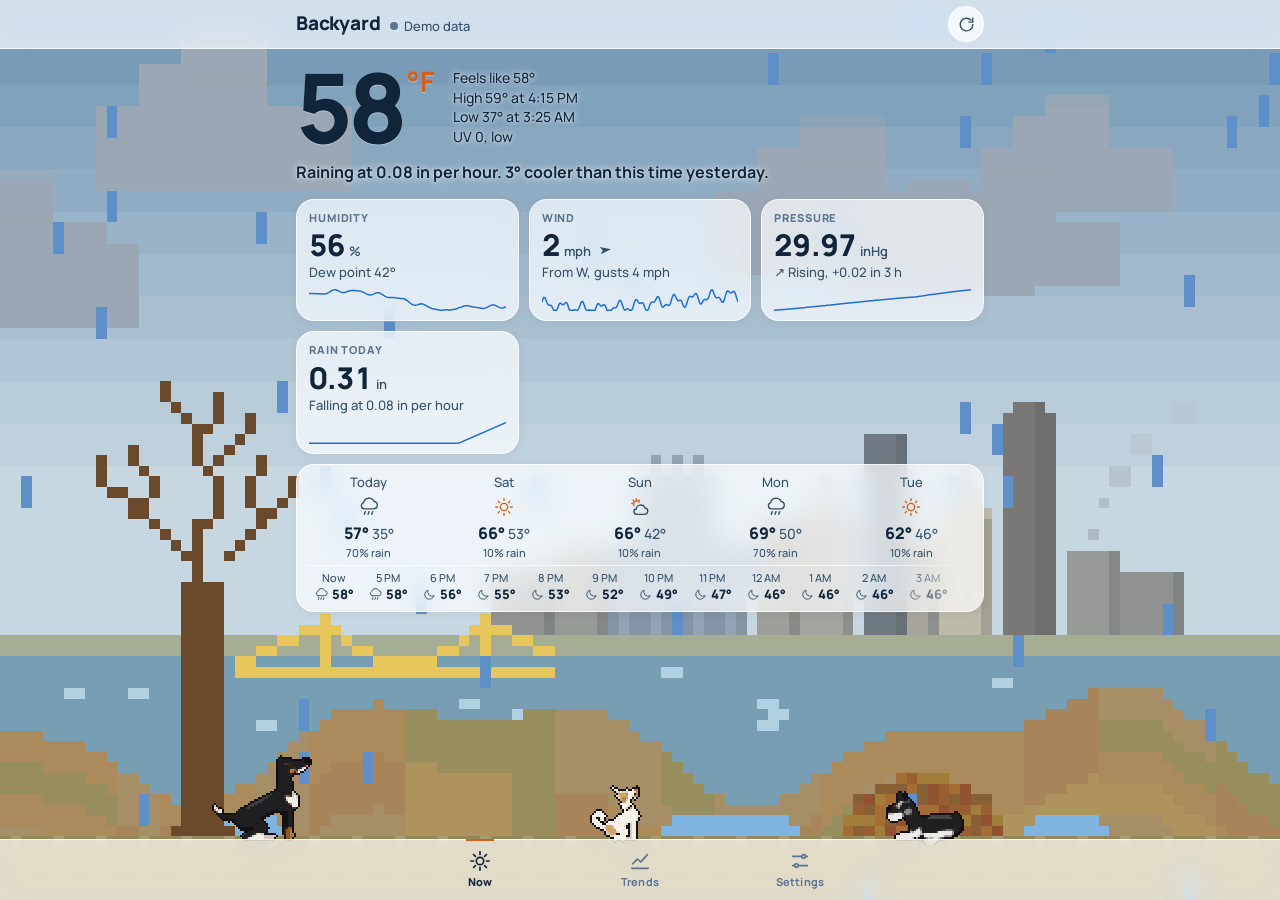
<file: index.html>
<!doctype html>
<html lang="en">
<head>
<meta charset="utf-8">
<meta name="viewport" content="width=device-width, initial-scale=1, viewport-fit=cover">
<title>Backyard Weather</title>
<meta name="description" content="A cleaner dashboard for a home weather station.">
<meta name="theme-color" content="#9ed3f0" media="(prefers-color-scheme: light)">
<meta name="theme-color" content="#101a33" media="(prefers-color-scheme: dark)">
<meta name="mobile-web-app-capable" content="yes">
<meta name="apple-mobile-web-app-capable" content="yes">
<meta name="apple-mobile-web-app-title" content="Backyard">
<meta name="apple-mobile-web-app-status-bar-style" content="default">
<script>
  // A Home Screen app on iPhone has its own storage, apart from Safari's, and opens the manifest's
  // start_url. Opened from a share link (?station=…&key=…), leave the manifest out so iOS saves this
  // exact address instead, and the installed app connects on first launch.
  if (!/[?&]key=/.test(location.search)) document.write('<link rel="manifest" href="manifest.webmanifest">');
</script>
<link rel="apple-touch-icon" href="icons/apple-touch-icon.png?v=2">
<link rel="icon" href="icons/icon-192.png?v=2">
<link rel="preload" href="fonts/manrope.woff2" as="font" type="font/woff2" crossorigin>
<link rel="stylesheet" href="styles.css">
<script>
  // Pick day or night before first paint so the page never flashes. Mirrors updateWorld() in app.js:
  // Night runs from 40 minutes after sunset to 40 minutes before sunrise at the last known station position.
  try {
    const s = JSON.parse(localStorage.getItem('backyard.settings.v1')) || {}, now = new Date();
    let night;
    if (s.loc) {
      const base = Date.UTC(now.getFullYear(), now.getMonth(), now.getDate());
      const g = 2 * Math.PI / 365 * (Math.round((base - Date.UTC(now.getFullYear(), 0, 0)) / 864e5) - 1);
      const dec = 0.006918 - 0.399912 * Math.cos(g) + 0.070257 * Math.sin(g) - 0.006758 * Math.cos(2 * g) + 0.000907 * Math.sin(2 * g) - 0.002697 * Math.cos(3 * g) + 0.00148 * Math.sin(3 * g);
      const eqt = 229.18 * (0.000075 + 0.001868 * Math.cos(g) - 0.032077 * Math.sin(g) - 0.014615 * Math.cos(2 * g) - 0.040849 * Math.sin(2 * g));
      const r = s.loc.lat * Math.PI / 180, c = Math.cos(1.5853) / (Math.cos(r) * Math.cos(dec)) - Math.tan(r) * Math.tan(dec);
      const ha = Math.acos(Math.max(-1, Math.min(1, c))) * 720 / Math.PI, noon = 720 - 4 * s.loc.lon - eqt;
      const m = (now - base) / 6e4;
      night = m < noon - ha - 40 || m > noon + ha + 40;
    } else night = now.getHours() < 6 || now.getHours() >= 20;
    document.documentElement.dataset.theme = night ? 'dark' : 'light';
  } catch {}
</script>
</head>
<body>
<canvas id="sky" aria-hidden="true"></canvas>
<div id="pack" aria-hidden="true"></div>
<header class="top">
  <div class="top-text">
    <h1 id="stationName">Backyard</h1>
    <p class="status" id="status"><span class="dot" aria-hidden="true"></span><span id="statusText">Loading</span></p>
  </div>
  <button class="icon-btn" id="refresh" type="button" aria-label="Refresh">
    <svg viewBox="0 0 24 24" aria-hidden="true"><path d="M20 12a8 8 0 1 1-2.3-5.6M20 4v5h-5"/></svg>
  </button>
</header>

<main>
  <section id="view-now" class="view" aria-label="Current conditions"></section>
  <section id="view-trends" class="view" aria-label="Trends" hidden></section>
  <section id="view-settings" class="view" aria-label="Settings" hidden></section>
</main>

<nav class="tabs" aria-label="Sections">
  <button type="button" data-view="now" aria-current="page">
    <svg viewBox="0 0 24 24" aria-hidden="true"><circle cx="12" cy="12" r="4"/><path d="M12 2v3M12 19v3M2 12h3M19 12h3M4.9 4.9l2.1 2.1M17 17l2.1 2.1M4.9 19.1 7 17M17 7l2.1-2.1"/></svg>
    <span>Now</span>
  </button>
  <button type="button" data-view="trends">
    <svg viewBox="0 0 24 24" aria-hidden="true"><path d="M3 20h18M4 15l5-5 4 3 7-8"/></svg>
    <span>Trends</span>
  </button>
  <button type="button" data-view="settings">
    <svg viewBox="0 0 24 24" aria-hidden="true"><path d="M4 7h10M18 7h2M4 17h2M10 17h10"/><circle cx="16" cy="7" r="2"/><circle cx="8" cy="17" r="2"/></svg>
    <span>Settings</span>
  </button>
</nav>

<div id="upright">
  <svg viewBox="0 0 24 24" aria-hidden="true"><rect x="7" y="2" width="10" height="20" rx="2"/><path d="M11 18h2"/></svg>
  <p>Turn your phone upright</p>
</div>

<script type="module" src="js/app.js"></script>
</body>
</html>
</file>
<file: styles.css>
@font-face {
  font-family: "Manrope";
  src: url("fonts/manrope.woff2") format("woff2");
  font-weight: 400 800;
  font-display: swap;
}

/* Pixel sky: frosted cards over a pixel-art sky that follows the weather and the time of day.
   Night (dark) applies with data-theme="dark"; app.js sets it from sunrise and sunset at the station.
   Before the script runs, the system setting stands in. */
:root {
  color-scheme: light;
  --page: #9ed3f0;
  --surface: rgba(255, 255, 255, 0.7);
  --solid: #f3f8fb;
  --ink: #10243a;
  --ink2: #34506b;
  --muted: #5a7490;
  --grid: rgba(16, 36, 58, 0.1);
  --axis: rgba(16, 36, 58, 0.28);
  --border: rgba(255, 255, 255, 0.75);
  --accent: #d2601c;
  --s1: #1f6fd1;
  --s2: #e0661f;
  --s3: #138a63;
  --good: #23914a;
  --warn: #d08a10;
  --crit: #cf3434;
  --halo: rgba(255, 255, 255, 0.35);
  --glow: rgba(255, 255, 255, 0.6);
  --shadow: 0 8px 24px rgba(16, 36, 58, 0.18);
  --glass: blur(14px) saturate(1.4);
  --sans: "Manrope", system-ui, -apple-system, "Segoe UI", sans-serif;
  --r: 18px;
  --ease: cubic-bezier(.2, .7, .2, 1);
}
@media (prefers-color-scheme: dark) {
  :root:not([data-theme="light"]) {
    color-scheme: dark;
    --page: #101a33;
    --surface: rgba(18, 28, 56, 0.62);
    --solid: #17223f;
    --ink: #eef3ff;
    --ink2: #b9c6e0;
    --muted: #8a9bbd;
    --grid: rgba(255, 255, 255, 0.09);
    --axis: rgba(255, 255, 255, 0.24);
    --border: rgba(255, 255, 255, 0.13);
    --accent: #ffb347;
    --s1: #7fb4ff;
    --s2: #ffb347;
    --s3: #5fd3a5;
    --good: #5fd38a;
    --warn: #ffc95c;
    --crit: #ff7b7b;
    --halo: rgba(0, 0, 0, 0.35);
    --glow: rgba(0, 0, 0, 0.6);
    --shadow: 0 8px 24px rgba(0, 0, 0, 0.45);
  }
}
:root[data-theme="dark"] {
  color-scheme: dark;
  --page: #101a33;
  --surface: rgba(18, 28, 56, 0.62);
  --solid: #17223f;
  --ink: #eef3ff;
  --ink2: #b9c6e0;
  --muted: #8a9bbd;
  --grid: rgba(255, 255, 255, 0.09);
  --axis: rgba(255, 255, 255, 0.24);
  --border: rgba(255, 255, 255, 0.13);
  --accent: #ffb347;
  --s1: #7fb4ff;
  --s2: #ffb347;
  --s3: #5fd3a5;
  --good: #5fd38a;
  --warn: #ffc95c;
  --crit: #ff7b7b;
  --halo: rgba(0, 0, 0, 0.35);
  --glow: rgba(0, 0, 0, 0.6);
  --shadow: 0 8px 24px rgba(0, 0, 0, 0.45);
}

* { box-sizing: border-box; }
html { -webkit-text-size-adjust: 100%; overscroll-behavior: none; }
body { overscroll-behavior: none; }
body {
  margin: 0;
  min-height: 100dvh;
  background: var(--page);
  color: var(--ink);
  font: 500 16px/1.45 var(--sans);
  -webkit-font-smoothing: antialiased;
  -webkit-tap-highlight-color: transparent;
}
[hidden] { display: none !important; }
button, input, select { font: inherit; color: inherit; }
h1, h2, h3, p { margin: 0; }

/* ---------- header ---------- */
.top {
  position: sticky;
  top: 0;
  z-index: 5;
  display: flex;
  align-items: center;
  justify-content: space-between;
  gap: 12px;
  padding: calc(env(safe-area-inset-top) + 6px) max(16px, calc(50vw - 344px)) 6px;
  background: var(--surface);
  -webkit-backdrop-filter: var(--glass);
  backdrop-filter: var(--glass);
  border-bottom: 1px solid var(--border);
}
/* One line: the station's name with its status beside it. */
.top-text { min-width: 0; display: flex; align-items: baseline; gap: 10px; }
.top-text .status { margin-top: 0; min-width: 0; white-space: nowrap; overflow: hidden; }
.top .icon-btn { width: 36px; height: 36px; }
.top .icon-btn svg { width: 19px; height: 19px; }
h1 { flex: none; max-width: 55%; font-size: 19px; font-weight: 800; letter-spacing: -0.01em; overflow: hidden; text-overflow: ellipsis; white-space: nowrap; }
.status { margin-top: 2px; font-size: 13px; color: var(--ink2); display: flex; align-items: center; gap: 6px; }
.dot { flex: none; width: 8px; height: 8px; border-radius: 50%; background: var(--muted); }
.status[data-state="live"] .dot { background: var(--good); }
.status[data-state="stale"] .dot { background: var(--warn); }
.status[data-state="error"] .dot { background: var(--crit); }
.icon-btn {
  flex: none;
  width: 44px;
  height: 44px;
  border: 1px solid var(--border);
  border-radius: 50%;
  background: var(--solid);
  display: grid;
  place-items: center;
  cursor: pointer;
  color: var(--ink2);
  transition: transform .12s var(--ease), color .15s, border-color .15s;
}
.icon-btn:hover { color: var(--accent); border-color: var(--axis); }
.icon-btn:active { transform: scale(0.94); }
.icon-btn svg, .tabs svg { width: 22px; height: 22px; fill: none; stroke: currentColor; stroke-width: 1.8; stroke-linecap: round; stroke-linejoin: round; }
.icon-btn.spin svg { animation: spin 0.9s linear infinite; }
@keyframes spin { to { transform: rotate(360deg); } }
@media (prefers-reduced-motion: reduce) { .icon-btn.spin svg { animation: none; } }

main { max-width: 720px; margin: 0 auto; padding: 4px 16px calc(env(safe-area-inset-bottom) + 150px); }
h2 { font-size: 12px; font-weight: 800; letter-spacing: 0.09em; text-transform: uppercase; color: var(--ink2); margin: 28px 0 10px; display: flex; align-items: center; gap: 10px; }
h2::after { content: ""; flex: 1; height: 1px; background: var(--border); }
.empty { color: var(--ink2); padding: 28px 0; text-align: center; }

.card, .tile { background: var(--surface); -webkit-backdrop-filter: var(--glass); backdrop-filter: var(--glass); border: 1px solid var(--border); border-radius: var(--r); box-shadow: 0 2px 10px rgba(16, 36, 58, 0.06); }

/* ---------- now ---------- */
.offline { margin: 32px auto 0; max-width: 420px; padding: 24px 22px 22px; text-align: center; }
.offline-icon { width: 36px; height: 36px; fill: none; stroke: var(--ink2); stroke-width: 1.8; stroke-linecap: round; stroke-linejoin: round; }
.offline h2 { display: block; margin: 10px 0 6px; font-size: 19px; font-weight: 800; letter-spacing: -0.01em; text-transform: none; color: var(--ink); }
.offline h2::after { content: none; }
.offline p { font-size: 15px; line-height: 1.5; color: var(--ink2); margin: 0 0 16px; }
/* The big temperature on the left, the day's details stacked beside it, the comparison underneath. */
.hero { padding: 10px 0 14px; display: grid; grid-template-columns: auto 1fr; align-items: center; column-gap: 18px; }
.hero-temp { font-size: 96px; font-weight: 800; line-height: 0.92; letter-spacing: -0.05em; font-variant-numeric: lining-nums; display: flex; align-items: flex-start; }
.hero-temp .deg { font-size: 28px; font-weight: 700; letter-spacing: 0; color: var(--accent); margin: 6px 0 0 4px; }
.hero-meta { font-size: 14px; line-height: 1.4; font-weight: 500; color: var(--ink); display: flex; flex-direction: column; }
.insight { grid-column: 1 / -1; margin-top: 10px; font-size: 16px; font-weight: 700; color: var(--ink); }

.tiles { display: grid; grid-template-columns: repeat(2, minmax(0, 1fr)); gap: 10px; }
.tile { padding: 10px 12px 8px; min-width: 0; }
.tile .label { font-size: 11px; font-weight: 800; letter-spacing: 0.08em; text-transform: uppercase; color: var(--muted); }
.tile .value { font-size: 30px; font-weight: 800; letter-spacing: -0.03em; line-height: 1.2; margin-top: 2px; font-variant-numeric: lining-nums tabular-nums; display: flex; align-items: baseline; }
.tile .unit { font-size: 13px; font-weight: 600; letter-spacing: 0; color: var(--ink2); margin-left: 4px; }
.tile .sub { font-size: 13px; color: var(--ink2); min-height: 18px; }
.spark { display: block; width: 100%; height: 24px; margin-top: 6px; }
.compass { width: 16px; height: 16px; margin-left: 6px; vertical-align: -2px; fill: var(--ink2); }
@media (max-width: 599px) { .tile:last-child:nth-child(odd) { grid-column: 1 / -1; } }
@media (min-width: 600px) { .tiles { grid-template-columns: repeat(3, minmax(0, 1fr)); } }

.forecast { display: grid; grid-template-columns: repeat(5, minmax(0, 1fr)); margin-top: 10px; padding: 8px 4px; text-align: center; }
.fday .dow { font-size: 13px; color: var(--ink2); }
.fday .ficon { display: grid; place-items: center; height: 30px; color: var(--ink2); }
.fday .ficon svg { width: 22px; height: 22px; fill: none; stroke: currentColor; stroke-width: 1.5; stroke-linecap: round; stroke-linejoin: round; }
.fday .ficon .sun { stroke: var(--accent); }
.fday .fhl { white-space: nowrap; }
.fday .fhi { font-size: 16px; font-weight: 800; }
.fday .flo { font-size: 14px; color: var(--ink2); }
.fday .fpop { font-size: 11px; color: var(--ink2); }
/* Hourly forecast: one row under the days, swiped sideways. */
.fhours { grid-column: 1 / -1; display: flex; margin: 4px 6px 0; padding-top: 5px; border-top: 1px solid var(--border);
  overflow-x: auto; overscroll-behavior-x: contain; scroll-snap-type: x proximity; scrollbar-width: none;
  touch-action: pan-x pan-y; user-select: none; -webkit-user-select: none; cursor: grab; }
.fhours::-webkit-scrollbar { display: none; }
.fhours.more { -webkit-mask-image: linear-gradient(90deg, #000 88%, transparent); mask-image: linear-gradient(90deg, #000 88%, transparent); }
.fhour { flex: 0 0 54px; display: grid; justify-items: center; scroll-snap-align: start; }
.fhour .fht { font-size: 11px; line-height: 14px; color: var(--ink2); white-space: nowrap; }
.fhour .fhv { display: flex; align-items: center; gap: 3px; height: 18px; }
.fhour .ficon { display: flex; color: var(--ink2); }
.fhour .ficon svg { width: 15px; height: 15px; fill: none; stroke: currentColor; stroke-width: 1.5; stroke-linecap: round; stroke-linejoin: round; }
.fhour .ficon .sun { stroke: var(--accent); }
.fhour .fhtemp { font-size: 13px; font-weight: 800; white-space: nowrap; }
/* Now fits on one screen: only enough room below for the tab bar, so the lawn and dogs show without scrolling. */
body:has(#view-now:not([hidden])) main { padding-bottom: calc(env(safe-area-inset-bottom) + 70px); }

/* ---------- trends ---------- */
.seg { display: flex; background: var(--surface); -webkit-backdrop-filter: var(--glass); backdrop-filter: var(--glass); border: 1px solid var(--border); border-radius: var(--r); padding: 3px; margin: 8px 0 14px; }
.seg button { flex: 1; min-height: 38px; border: 0; border-radius: calc(var(--r) - 4px); background: none; font-size: 14px; font-weight: 600; color: var(--ink2); cursor: pointer; transition: color .15s, background-color .15s; }
.seg button:hover { color: var(--ink); }
.seg button[aria-pressed="true"] { background: var(--solid); color: var(--ink); font-weight: 800; box-shadow: 0 1px 4px rgba(16, 36, 58, 0.12); }

.note { font-size: 14px; color: var(--ink2); margin: 0 2px 14px; }
.chart-card { padding: 12px 12px 8px; margin-bottom: 10px; }
.chart-card header { display: flex; align-items: baseline; justify-content: space-between; gap: 12px; margin: 0 2px 6px; }
.chart-card h3 { font-size: 17px; font-weight: 800; }
.chart-card h3 .unit { font-size: 13px; font-weight: 400; color: var(--ink2); margin-left: 6px; }
.chart-card .summary { font-size: 13px; color: var(--ink2); white-space: nowrap; }
.chart { position: relative; }
.chart svg { display: block; width: 100%; height: auto; touch-action: pan-y; user-select: none; -webkit-user-select: none; }
.chart .empty { padding: 20px 0; font-size: 14px; }
.tick { font-size: 11px; fill: var(--muted); font-variant-numeric: tabular-nums; }
.legend { display: flex; gap: 16px; font-size: 12px; color: var(--ink2); margin: 0 2px 6px; }
.key { display: inline-block; width: 14px; height: 3px; border-radius: 2px; vertical-align: middle; margin-right: 6px; }
.tip {
  position: absolute;
  pointer-events: none;
  background: var(--solid);
  border: 1px solid var(--border);
  border-radius: 10px;
  padding: 6px 9px;
  font-size: 12px;
  white-space: nowrap;
  box-shadow: var(--shadow);
}
.tip .when { color: var(--ink2); margin-bottom: 2px; }
.tip .row { display: flex; align-items: center; }
.tip b { margin-left: auto; padding-left: 12px; font-weight: 600; font-variant-numeric: tabular-nums; }

.table-wrap { overflow-x: auto; padding: 4px 12px 10px; }
table { width: 100%; border-collapse: collapse; font-size: 13px; font-variant-numeric: tabular-nums; }
th { font-weight: 500; color: var(--ink2); }
th, td { text-align: right; padding: 9px 6px; border-bottom: 1px solid var(--grid); white-space: nowrap; }
th:first-child, td:first-child { text-align: left; padding-left: 2px; }
tbody tr:last-child td { border-bottom: 0; }
.table-note { font-size: 12px; color: var(--ink2); margin-top: 6px; }

/* ---------- settings ---------- */
.form { padding: 14px; }
.form .help { font-size: 14px; color: var(--ink2); }
.version { margin: 20px 0 4px; }
.version summary { list-style: none; width: max-content; margin: 0 auto; padding: 6px 12px; font-size: 13px; color: var(--ink2); cursor: pointer; text-decoration: underline dotted; text-underline-offset: 3px; }
.version summary::-webkit-details-marker { display: none; }
.changelog { list-style: none; margin: 8px 0 0; padding: 4px 16px; }
.changelog li { padding: 10px 0; border-top: 1px solid var(--border); }
.changelog li:first-child { border-top: 0; }
.changelog b { font-weight: 800; }
.changelog span { margin-left: 6px; font-size: 13px; color: var(--ink2); }
.changelog p { margin: 2px 0 0; font-size: 14px; }
.form label { display: block; font-size: 13px; color: var(--ink2); margin: 14px 0 4px; }
.form input, .form select {
  width: 100%;
  min-height: 44px;
  padding: 8px 12px;
  border: 1px solid var(--axis);
  border-radius: 12px;
  background: var(--solid);
  transition: border-color .15s;
}
.form input:hover, .form select:hover { border-color: var(--muted); }
.form .row { display: flex; flex-wrap: wrap; gap: 10px; margin-top: 16px; }
.form .msg { font-size: 14px; color: var(--ink2); margin-top: 12px; min-height: 20px; }
.units { display: grid; grid-template-columns: 1fr 140px; gap: 10px 12px; align-items: center; }
.units label { margin: 0; font-size: 15px; color: var(--ink); }
.btn {
  min-height: 44px;
  padding: 0 18px;
  border: 1px solid var(--ink);
  border-radius: 999px;
  background: var(--ink);
  color: var(--solid);
  font-weight: 800;
  cursor: pointer;
  transition: transform .12s var(--ease), background-color .15s, border-color .15s;
}
.btn:hover { background: var(--accent); border-color: var(--accent); color: #fff; }
.btn:active { transform: scale(0.97); }
.btn.ghost:hover { background: var(--grid); border-color: var(--muted); }
.btn.ghost { background: var(--surface); color: var(--ink); border-color: var(--axis); }
.btn.small { min-height: 36px; padding: 0 14px; font-size: 14px; }
:focus-visible { outline: 2px solid var(--accent); outline-offset: 2px; }

/* ---------- tab bar ---------- */
.tabs {
  position: fixed;
  left: 0;
  right: 0;
  bottom: 0;
  z-index: 6;
  display: flex;
  justify-content: center;
  padding: 6px 12px calc(env(safe-area-inset-bottom) + 6px);
  background: var(--surface);
  -webkit-backdrop-filter: var(--glass);
  backdrop-filter: var(--glass);
  border-top: 1px solid var(--border);
}
.tabs button {
  flex: 1;
  max-width: 160px;
  min-height: 48px;
  border: 0;
  background: none;
  display: flex;
  flex-direction: column;
  align-items: center;
  justify-content: center;
  gap: 2px;
  position: relative;
  font-size: 11px;
  font-weight: 700;
  letter-spacing: 0.02em;
  color: var(--muted);
  cursor: pointer;
  transition: color .15s;
}
.tabs button:hover { color: var(--ink2); }
.tabs button:active svg { transform: scale(0.92); }
.tabs svg { transition: transform .12s var(--ease); }
.tabs button::before { content: ""; position: absolute; top: -7px; left: 50%; width: 0; height: 2px; background: var(--accent); transition: width .2s var(--ease), left .2s var(--ease); }
.tabs button[aria-current="page"] { color: var(--ink); font-weight: 800; }
.tabs button[aria-current="page"]::before { left: calc(50% - 14px); width: 28px; }
@media (prefers-reduced-motion: reduce) { *, *::before { transition: none !important; } }

/* ---------- rearranging ---------- */
.tile, .chart-card header { -webkit-user-select: none; user-select: none; -webkit-touch-callout: none; }
@media (hover: hover) {
  .tile, .chart-card header { cursor: grab; }
}
.dragging {
  position: relative;
  z-index: 20;
  cursor: grabbing;
  box-shadow: var(--shadow);
  border-color: var(--accent);
}
.sorting, .sorting * { cursor: grabbing !important; }
.sorting .tile:not(.dragging), .sorting .chart-card:not(.dragging) { opacity: 0.85; }

/* ---------- pixel sky ---------- */
#sky { position: fixed; inset: 0; width: 100%; height: 100%; z-index: 0; image-rendering: pixelated; pointer-events: none; }
main { position: relative; z-index: 1; }
.hero-temp, h2 { text-shadow: 0 1px 0 var(--halo); }
/* A soft glow in the sky's own tone keeps the hero readable over clouds. */
.hero-meta, .insight { text-shadow: 0 0 2px var(--glow), 0 0 6px var(--glow), 0 0 12px var(--halo); }

/* ---------- the dogs ---------- */
#pack { position: fixed; inset: 0; z-index: 4; pointer-events: none; overflow: hidden; }
#pack .dog { position: absolute; left: 0; top: 0; image-rendering: pixelated; will-change: transform; }
#pack .bubble {
  position: absolute;
  left: 0;
  top: 0;
  padding: 3px 8px;
  border-radius: 10px;
  background: var(--solid);
  border: 1px solid var(--border);
  box-shadow: var(--shadow);
  color: var(--ink);
  font-size: 11px;
  font-weight: 800;
  letter-spacing: 0.04em;
  white-space: nowrap;
}
#pack .bubble.angry { color: #d42a2a; animation: bubble-shake 0.16s steps(2) infinite; }
#pack .bubble.happy { color: #d6336c; }
#pack .bubble.growl { font-style: italic; letter-spacing: 0.08em; }
@keyframes bubble-shake { from { rotate: -3deg; } to { rotate: 3deg; } }
/* Accents around a dog's head: anger veins pulse, hearts float up, growl lines tremble. */
#pack .fx { position: absolute; left: 0; top: 0; color: var(--ink); }
#pack .fx i { position: absolute; display: block; }
#pack .fx.anger i { animation: fx-pulse 0.45s steps(2) infinite; }
#pack .fx.joy i { opacity: 0; animation: fx-rise 1.2s steps(6) infinite; }
#pack .fx.growl i { opacity: 0.8; animation: fx-tremble 0.12s steps(2) infinite; }
@keyframes fx-pulse { from { scale: 0.6; } to { scale: 1.15; } }
@keyframes fx-rise { 0% { opacity: 1; translate: 0 0; } 100% { opacity: 0; translate: 0 -22px; } }
@keyframes fx-tremble { from { translate: -1px 0; } to { translate: 1px 0; } }
#pack .ball { position: absolute; left: 0; top: 0; will-change: transform; }
/* A dog picked up: its shadow on the surface below, that surface's top edge aglow, and the dust where it lands. */
#pack .dshadow { position: absolute; left: 0; top: 0; height: 10px; border-radius: 50%; background: rgba(10, 14, 20, 0.9); filter: blur(1px); }
#pack .ledge {
  position: absolute; left: 0; top: -1px; height: 3px; border-radius: 2px;
  background: rgba(255, 214, 120, 0.95); box-shadow: 0 0 10px 2px rgba(255, 196, 80, 0.55);
  animation: ledge 0.9s ease-in-out infinite alternate;
}
@keyframes ledge { from { opacity: 0.4; } to { opacity: 0.95; } }
#pack .puff { position: absolute; left: 0; top: 0; }
#pack .puff i { position: absolute; left: -3px; top: -6px; width: 6px; height: 6px; background: rgba(176, 152, 118, 0.8); animation: puff 0.6s steps(6) forwards; }
#pack .puff.wet i { width: 4px; height: 4px; background: #9cc6ee; }
#pack .puff.snow i { background: #f4f8ff; box-shadow: 0 0 0 1px rgba(120, 140, 170, 0.35); }
@keyframes puff { from { opacity: 1; translate: 0 0; scale: 0.6; } to { opacity: 0; translate: var(--dx) var(--dy); scale: 1.4; } }
#pack .fx.dizzy i { animation: fx-orbit 0.9s steps(8) infinite; }
@keyframes fx-orbit {
  0% { translate: -14px 0; scale: 1; } 25% { translate: 0 -5px; scale: 0.7; }
  50% { translate: 14px 0; scale: 1; } 75% { translate: 0 5px; scale: 1.2; } 100% { translate: -14px 0; scale: 1; }
}
/* Props: leaves, fireflies, paw prints, the water bowl, the rope toy, a treat, a flash of lightning. */
#pack .leaf, #pack .fly, #pack .print, #pack .bowl, #pack .rope, #pack .treat { position: absolute; left: 0; top: 0; }
#pack .fly { width: 3px; height: 3px; margin: -1px; background: #eaff8a; opacity: 0.08; transition: opacity 0.35s; }
#pack .fly.lit { opacity: 1; box-shadow: 0 0 6px 3px rgba(214, 255, 120, 0.55); }
#pack .print { width: 4px; height: 2px; animation: print-fade 9s linear forwards; }
#pack .print.snow { background: rgba(110, 130, 160, 0.6); }
#pack .print.frost { background: rgba(40, 90, 50, 0.55); }
@keyframes print-fade { from { opacity: 1; } to { opacity: 0; } }
#pack .bowl.lap svg { animation: lap 0.25s steps(2) infinite; }
@keyframes lap { from { translate: 0 0; } to { translate: 0 -1px; } }
#pack .rope {
  height: 4px; transform-origin: 0 50%; border-radius: 2px;
  background: repeating-linear-gradient(90deg, #d9483b 0 5px, #f3ead8 5px 10px); box-shadow: 0 0 0 1px #141012;
}
#pack .treat { filter: drop-shadow(1px 0 0 #4a3a26) drop-shadow(-1px 0 0 #4a3a26) drop-shadow(0 1px 0 #4a3a26) drop-shadow(0 -1px 0 #4a3a26); }
#pack .flash { position: absolute; inset: 0; background: #fff; opacity: 0; animation: flash 0.8s steps(1) forwards; }
@keyframes flash { 0% { opacity: 0.16; } 12% { opacity: 0; } 22% { opacity: 0.1; } 30%, 100% { opacity: 0; } }
/* Holiday props: Santa's sleigh, fireworks, confetti, a rainbow, wrapping paper, Frank's one heart, the Easter
   bunny and the Halloween ghost. */
#pack .sleigh, #pack .burst, #pack .confetti, #pack .rainbow, #pack .bunny, #pack .ghost { position: absolute; left: 0; top: 0; }
#pack .bunny { filter: drop-shadow(1px 0 0 #4a3a26) drop-shadow(-1px 0 0 #4a3a26) drop-shadow(0 1px 0 #4a3a26) drop-shadow(0 -1px 0 #4a3a26); }
#pack .ghost { opacity: 0.85; filter: drop-shadow(0 0 3px rgba(255, 255, 255, 0.6)); }
#pack .sleigh { filter: drop-shadow(1px 0 0 rgba(255, 255, 255, 0.5)) drop-shadow(-1px 0 0 rgba(255, 255, 255, 0.5)) drop-shadow(0 1px 0 rgba(255, 255, 255, 0.5)) drop-shadow(0 -1px 0 rgba(255, 255, 255, 0.5)); }
#pack .burst svg { animation: burst 1.3s steps(8) forwards; }
@keyframes burst { 0% { scale: 0.2; opacity: 1; } 55% { opacity: 1; } 100% { scale: 1.6; opacity: 0; } }
#pack .confetti { width: 4px; height: 3px; }
#pack .confetti.down { animation: print-fade 3s linear forwards; }
/* Leaves thrown up when a dog dives into the fall leaf pile. */
#pack .leafbit { position: absolute; left: 0; top: 0; }
#pack .leafbit.down { animation: print-fade 4s linear forwards; }
#pack .seed { position: absolute; left: 0; top: 0; background: #fbfbf2; box-shadow: 0 0 1px 1px rgba(255, 255, 255, 0.5); }
#pack .rainbow { opacity: 0; animation: rainbow-in 1.5s steps(6) forwards; }
#pack .rainbow.out { animation: rainbow-out 1.5s steps(6) forwards; }
@keyframes rainbow-in { from { opacity: 0; } to { opacity: 0.8; } }
@keyframes rainbow-out { from { opacity: 0.8; } to { opacity: 0; } }
#pack .puff.paper i { width: 4px; height: 4px; background: #d63a3a; }
#pack .puff.paper i:nth-child(even) { background: #f2c94c; }
#pack .fx.heart i { opacity: 0; animation: fx-rise 1.6s steps(8) forwards; }
/* A double tap drops a treat for the dogs, so it mustn't zoom the page. */
html { touch-action: manipulation; }
html.dog-held, html.dog-held * { user-select: none; -webkit-user-select: none; -webkit-touch-callout: none; cursor: grabbing; }
@media (prefers-reduced-motion: reduce) { #pack .bubble.angry, #pack .fx i, #pack .ledge { animation: none; opacity: 1; } }
/* Frost along the top edge of every card on freezing mornings. */
.frost .tile, .frost .card { box-shadow: inset 0 2px 0 rgba(255, 255, 255, 0.95), 0 2px 10px rgba(16, 36, 58, 0.06); }

/* Phones are portrait only. iOS ignores the manifest's orientation and has no lock API,
   so a phone turned sideways gets a cover asking to turn it back. Tablets and desktops are unaffected. */
#upright { display: none; }
@media (orientation: landscape) and (max-height: 500px) and (pointer: coarse) {
  #upright {
    display: flex; flex-direction: column; align-items: center; justify-content: center; gap: 14px;
    position: fixed; inset: 0; z-index: 1000;
    background: var(--page); color: var(--ink); font: 600 17px/1.3 var(--sans);
  }
  #upright svg { width: 56px; height: 56px; fill: none; stroke: currentColor; stroke-width: 1.6; stroke-linecap: round; }
  #upright p { margin: 0; }
  body { overflow: hidden; }
}
</file>
